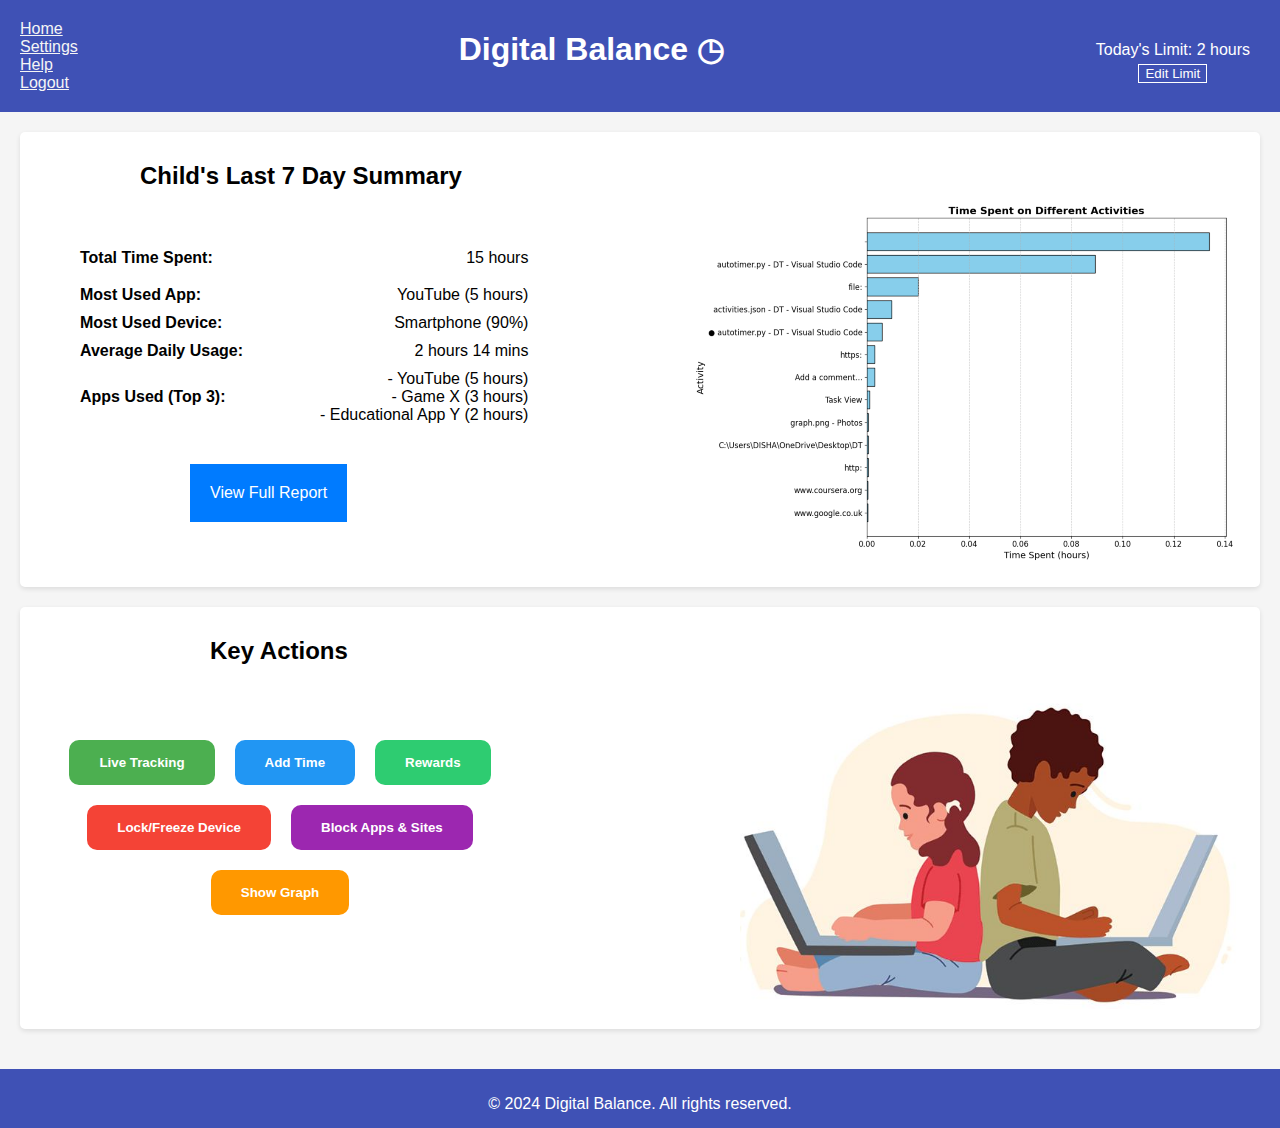
<file: index.html>
<!DOCTYPE html>
<html lang="en">

    <head>
        <meta charset="UTF-8">
        <meta name="viewport" content="width=device-width, initial-scale=1.0">
        <title>Digital Balance</title>
        <link rel="stylesheet" href="style.css">
    </head>

    <body>
        <header>
            <nav>
                <ul>
                    <li><a href="C:\\Users\\DISHA\\OneDrive\\Desktop\\DT\\index.html" style="color: #f5f5f5">Home</a>
                    </li>
                    <li><a href="#" style="color: #f5f5f5">Settings</a></li>
                    <li><a href="#" style="color: #f5f5f5">Help</a></li>
                    <li><a href="C:\\Users\\DISHA\\OneDrive\\Desktop\\DT\\login.html" style="color: #f5f5f5">Logout</a>
                    </li>
                </ul>
            </nav>
            <h1>Digital Balance &#9719;</h1>
            <div class="today-limit">
                <p>Today's Limit: 2 hours</p>
                <button type="button">Edit Limit</button>
            </div>
        </header>
        <main>
            <section id="summary">
                <h2>Child's Last 7 Day Summary</h2>
                <div class="summary-wrapper">
                    <ul class="summary-details">
                        <li>
                            <br><br>
                            <span class="detail-label">Total Time Spent:</span>
                            <span class="detail-value">15 hours</span>
                        </li>
                        <li>
                            <span class="detail-label">Most Used App:</span>
                            <span class="detail-value">YouTube (5 hours)</span>
                        </li>
                        <li>
                            <span class="detail-label">Most Used Device:</span>
                            <span class="detail-value">Smartphone (90%)</span>
                        </li>
                        <li>
                            <span class="detail-label">Average Daily Usage:</span>
                            <span class="detail-value">2 hours 14 mins</span>
                        </li>
                        <li>
                            <span class="detail-label">Apps Used (Top 3):</span>
                            <span class="detail-value">
                                <span class="app-list">
                                    - YouTube (5 hours)<br>
                                    - Game X (3 hours)<br>
                                    - Educational App Y (2 hours)
                                </span>
                            </span>
                        </li>
                        <a href="report.html"><button class="full-report-btn">View Full Report</button></a>
                    </ul>
                    <img src="graph.png" alt="Time Spent Chart" class="time-chart">
                </div>
            </section>


            <section id="actions">
                <h2>Key Actions</h2>
                <div class="action-content">
                    <div class="action-buttons">
                        <button class="action-btn start" onclick="redirectToTrack()">Live Tracking</button>
                        <button class="action-btn add-time">Add Time</button>
                        <button class="action-btn reward" onclick="redirectToRewards()"
                            href="rewards.html">Rewards</button>
                        <button class="action-btn lock-freeze">Lock/Freeze Device</button>
                        <button class="action-btn block" onclick="redirectToBlock()">Block Apps & Sites</button>
                        <button class="action-btn graph" onclick="redirectToGraph()">Show Graph</button>
                    </div>
                    <img src="kids.jpeg" alt="Kids" class="kids-image">
                </div>
            </section>
        </main>
        <footer>
            <p>&copy; 2024 Digital Balance. All rights reserved.</p>
        </footer>
        <script>
            var editLimitButton = document.querySelector('button[type="button"]');
            var addTimeButton = document.querySelector('.action-btn.add-time');
            editLimitButton.addEventListener('click', function () {
                var newLimit = prompt('Enter the new limit (in hours):');

                if (newLimit !== null && !isNaN(newLimit) && newLimit !== '') {
                    document.querySelector('.today-limit p').textContent = "Today's Limit: " + newLimit + " hours";
                } else {
                    alert('Invalid input. Please enter a valid number.');
                }
            });
            addTimeButton.addEventListener('click', function () {
                editLimitButton.click();
            });

            function redirectToRewards() {
                window.location.href = 'rewards.html';
            }

            function redirectToGraph() {
                //window.location.href = 'http://127.0.0.1:5000/';
                window.scrollTo(0, 0); // Scroll to the top of the page
            }

            function redirectToBlock() {
                window.location.href = 'block.html';
            }

            function redirectToTrack() {
                window.location.href = 'http://127.0.0.1:8000/track';
            }

            // WebSocket connection for live tracking updates
            var socket = new WebSocket('ws://127.0.0.1:8000/live_tracking');

            socket.onmessage = function (event) {
                // Update the page with live tracking information
                var liveTrackingInfo = event.data;
                console.log('Live Tracking Info:', liveTrackingInfo);
                // Update your HTML elements with liveTrackingInfo
                document.getElementById('output').innerHTML += liveTrackingInfo + '<br>';
                document.getElementById('output').scrollTop = document.getElementById('output').scrollHeight;
            };

        </script>
    </body>

</html>
</file>
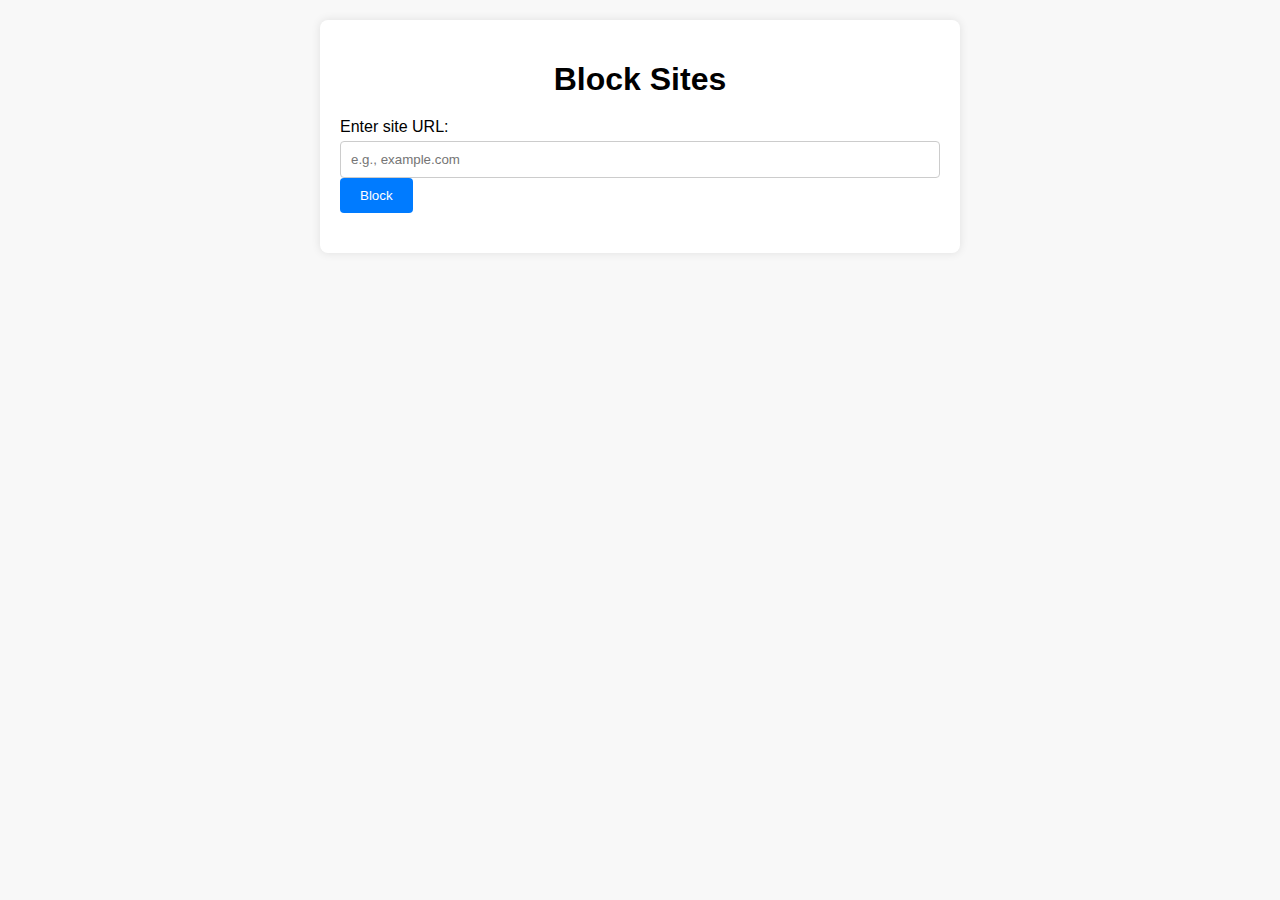
<file: block.html>
<!DOCTYPE html>
<html lang="en">

    <head>
        <meta charset="UTF-8">
        <meta name="viewport" content="width=device-width, initial-scale=1.0">
        <title>Block Sites</title>
        <style>
            body {
                font-family: Arial, sans-serif;
                margin: 0;
                padding: 0;
                background-color: #f8f8f8;
            }

            .container {
                max-width: 600px;
                margin: 20px auto;
                padding: 20px;
                background-color: #fff;
                border-radius: 8px;
                box-shadow: 0 0 10px rgba(0, 0, 0, 0.1);
            }

            h1 {
                text-align: center;
                margin-bottom: 20px;
            }

            .input-group {
                margin-bottom: 20px;
            }

            .input-group label {
                display: block;
                margin-bottom: 5px;
            }

            .input-group input {
                width: 100%;
                padding: 10px;
                border: 1px solid #ccc;
                border-radius: 4px;
                box-sizing: border-box;
            }

            .input-group button {
                padding: 10px 20px;
                background-color: #007bff;
                color: #fff;
                border: none;
                border-radius: 4px;
                cursor: pointer;
            }

            .input-group button:hover {
                background-color: #0056b3;
            }

            #blocked-sites {
                margin-top: 20px;
            }

            #blocked-sites li {
                margin-bottom: 10px;
            }

            #blocked-sites li button {
                padding: 5px 10px;
                background-color: #dc3545;
                color: #fff;
                border: none;
                border-radius: 4px;
                cursor: pointer;
            }

            #blocked-sites li button:hover {
                background-color: #bd2130;
            }
        </style>
    </head>

    <body>
        <div class="container">
            <h1>Block Sites</h1>
            <div class="input-group">
                <label for="site-url">Enter site URL:</label>
                <input type="text" id="site-url" placeholder="e.g., example.com">
                <button onclick="blockSite()">Block</button>
            </div>
            <ul id="blocked-sites">
                <!-- Blocked sites will be listed here dynamically -->
            </ul>
        </div>

        <script>
            function blockSite() {
                var siteUrlInput = document.getElementById('site-url');
                var siteUrl = siteUrlInput.value.trim();

                if (siteUrl !== '') {
                    // Add the blocked site to the list
                    var blockedSitesList = document.getElementById('blocked-sites');
                    var listItem = document.createElement('li');
                    listItem.innerHTML = siteUrl + ' <button onclick="unblockSite(this)">Unblock</button>';
                    blockedSitesList.appendChild(listItem);

                    // Clear the input field
                    siteUrlInput.value = '';
                } else {
                    alert('Please enter a valid site URL.');
                }
            }

            function unblockSite(button) {
                // Remove the blocked site from the list
                var listItem = button.parentElement;
                listItem.remove();
            }
        </script>
    </body>

</html>
</file>
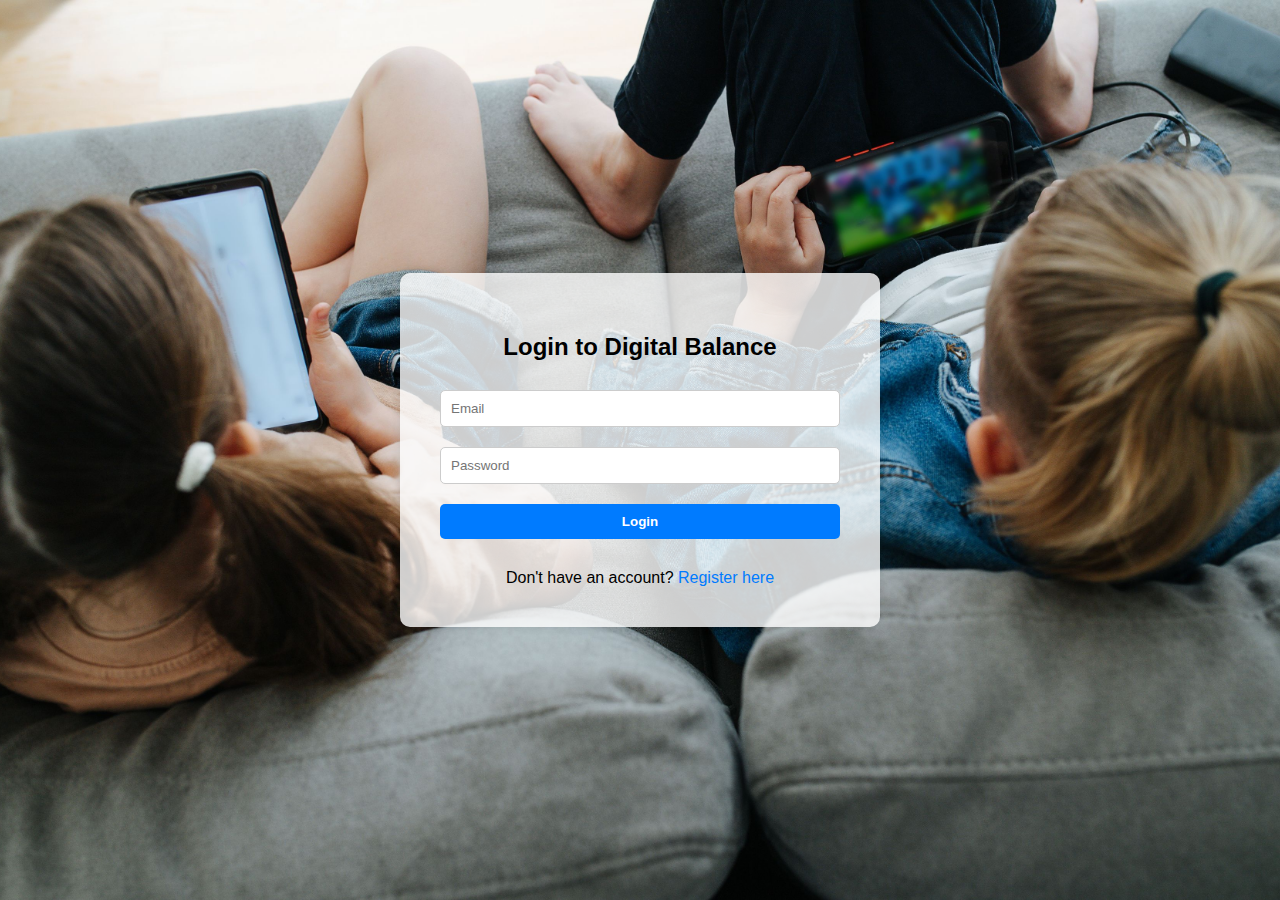
<file: login.html>
<!DOCTYPE html>
<html lang="en">

    <head>
        <meta charset="UTF-8">
        <meta name="viewport" content="width=device-width, initial-scale=1.0">
        <title>Digital Balance - Login</title>
        <style>
            /* Global Styles */
            body {
                margin: 0;
                padding: 0;
                font-family: Arial, sans-serif;
                background-image: url('bg2.jpg');
                /* Replace 'bg2.jpg' with your background image */
                background-size: cover;
                background-position: center;
                height: 100vh;
                display: flex;
                justify-content: center;
                align-items: center;
            }

            .container {
                width: 400px;
                padding: 40px;
                background-color: rgba(255, 255, 255, 0.8);
                /* Transparent background */
                border-radius: 10px;
                box-shadow: 0 0 10px rgba(0, 0, 0, 0.1);
            }

            h2 {
                text-align: center;
            }

            input[type="text"],
            input[type="password"] {
                width: 100%;
                padding: 10px;
                margin: 10px 0;
                border: 1px solid #ccc;
                border-radius: 5px;
                box-sizing: border-box;
            }

            button {
                width: 100%;
                padding: 10px;
                margin: 10px 0;
                border: none;
                border-radius: 5px;
                background-color: #007bff;
                color: #fff;
                font-weight: bold;
                cursor: pointer;
            }

            button:hover {
                background-color: #0056b3;
            }

            .register-link {
                text-align: center;
                margin-top: 20px;
            }

            .register-link a {
                color: #007bff;
                text-decoration: none;
            }

            .register-link a:hover {
                text-decoration: underline;
            }
        </style>
    </head>

    <body>

        <div class="container">
            <h2>Login to Digital Balance</h2>
            <form>
                <input type="text" placeholder="Email">
                <input type="password" placeholder="Password">
                <a href="index.html"><button type="button">Login</button></a>
            </form>
            <div class="register-link">
                Don't have an account? <a href="C:\Users\DISHA\OneDrive\Desktop\DT\register.html">Register here</a>
            </div>
        </div>

    </body>

</html>
</file>
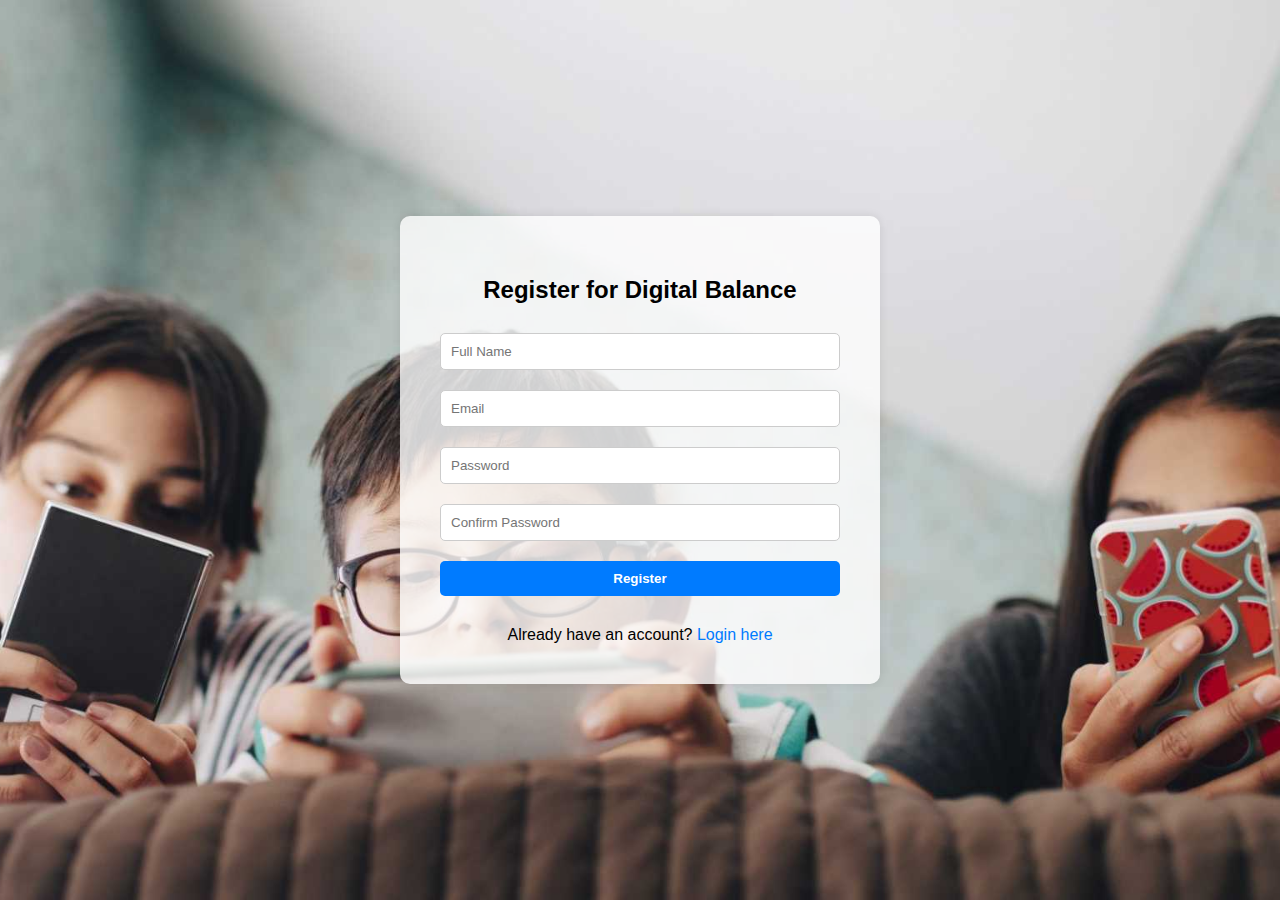
<file: register.html>
<!DOCTYPE html>
<html lang="en">

    <head>
        <meta charset="UTF-8">
        <meta name="viewport" content="width=device-width, initial-scale=1.0">
        <title>Digital Balance - Registration</title>
        <style>
            /* Global Styles */
            body {
                margin: 0;
                padding: 0;
                font-family: Arial, sans-serif;
                background-image: url('bg.jpg');
                /* Replace 'bg.jpg' with your background image */
                background-size: cover;
                background-position: center;
                height: 100vh;
                display: flex;
                justify-content: center;
                align-items: center;
            }

            .container {
                width: 400px;
                padding: 40px;
                background-color: rgba(255, 255, 255, 0.8);
                /* Transparent background */
                border-radius: 10px;
                box-shadow: 0 0 10px rgba(0, 0, 0, 0.1);
            }

            h2 {
                text-align: center;
            }

            input[type="text"],
            input[type="password"] {
                width: 100%;
                padding: 10px;
                margin: 10px 0;
                border: 1px solid #ccc;
                border-radius: 5px;
                box-sizing: border-box;
            }

            button {
                width: 100%;
                padding: 10px;
                margin: 10px 0;
                border: none;
                border-radius: 5px;
                background-color: #007bff;
                color: #fff;
                font-weight: bold;
                cursor: pointer;
            }

            button:hover {
                background-color: #0056b3;
            }

            .login-link {
                text-align: center;
                margin-top: 20px;
            }

            .login-link a {
                color: #007bff;
                text-decoration: none;
            }

            .login-link a:hover {
                text-decoration: underline;
            }
        </style>
    </head>

    <body>

        <div class="container">
            <h2>Register for Digital Balance</h2>
            <form>
                <input type="text" placeholder="Full Name">
                <input type="text" placeholder="Email">
                <input type="password" placeholder="Password">
                <input type="password" placeholder="Confirm Password">
                <a href="login.html"><button type="button">Register</button></a>
            </form>
            <div class="login-link">
                Already have an account? <a href="C:\Users\DISHA\OneDrive\Desktop\DT\login.html">Login here</a>
            </div>
        </div>

    </body>

</html>
</file>
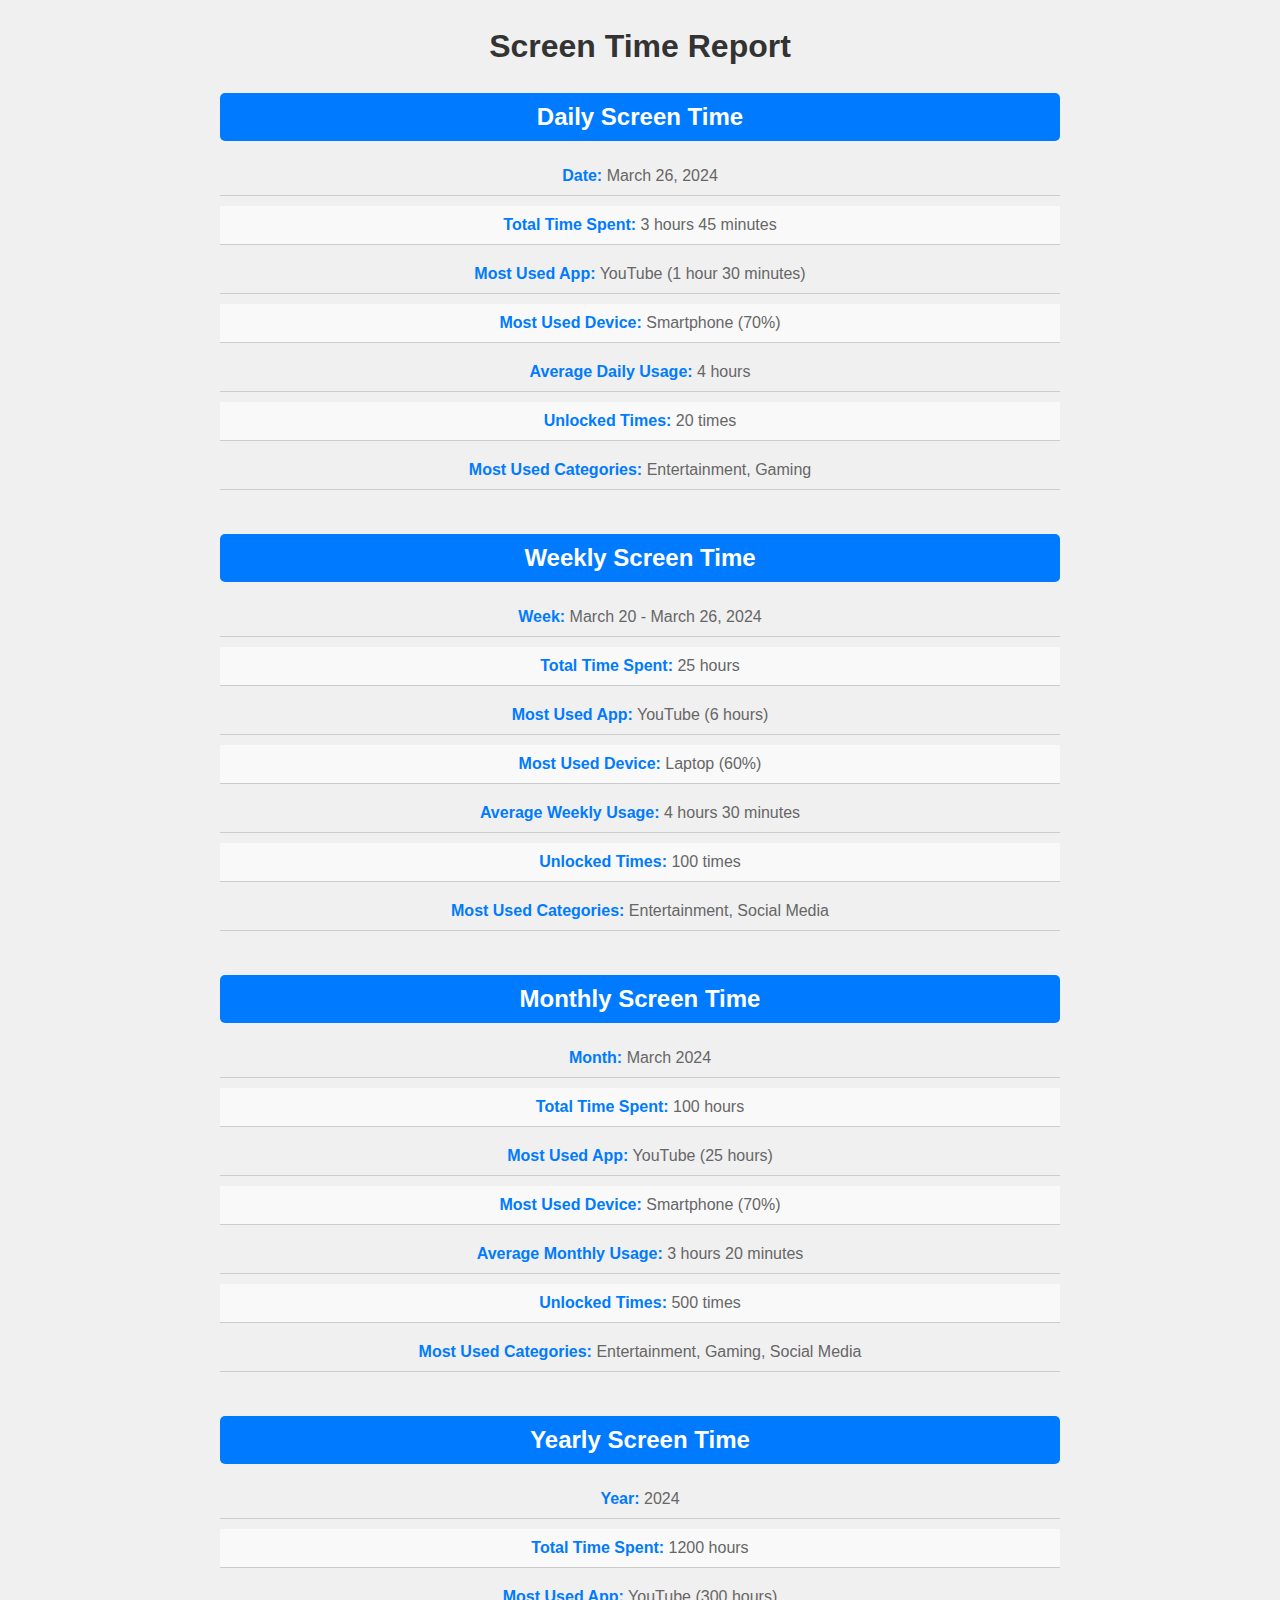
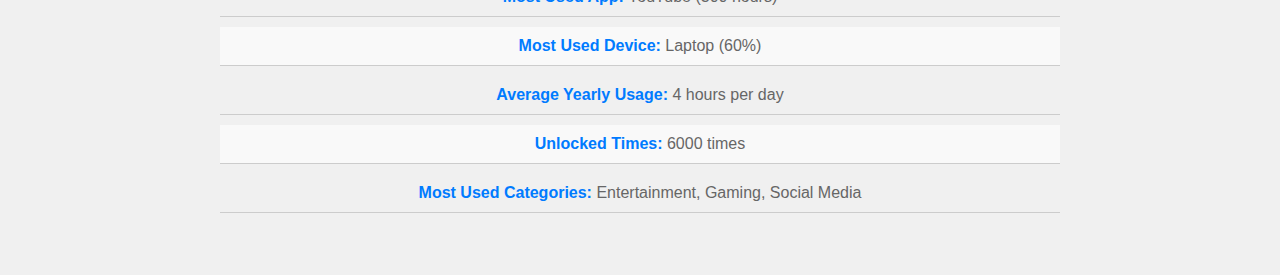
<file: report.html>
<!DOCTYPE html>
<html lang="en">

    <head>
        <meta charset="UTF-8">
        <meta name="viewport" content="width=device-width, initial-scale=1.0">
        <title>Screen Time Report</title>
        <style>
            body {
                font-family: Arial, sans-serif;
                background-color: #f0f0f0;
                margin-left: 200px;
                margin-right: 200px;
                padding: 20px;
            }

            h1 {
                text-align: center;
                color: #333;
                margin: 0px;
            }

            h2 {
                text-align: center;
                color: #333;
            }

            ul {
                list-style: none;
                padding: 0;
                text-align: center;
            }

            li {
                margin-bottom: 10px;
                color: #666;
            }

            li strong {
                color: #333;
            }

            .container {
                max-width: 800px;
                margin: 20px auto;
                padding: 20px;
                background-color: #fff;
                border-radius: 10px;
                box-shadow: 0 0 10px rgba(0, 0, 0, 0.1);
            }

            .container>h1 {
                margin-bottom: 30px;
            }

            .container>h2 {
                margin-top: 30px;
            }

            .container>ul {
                padding-left: 20px;
            }

            .container>ul>ul {
                padding-left: 40px;
            }

            .note {
                color: #888;
                font-style: italic;
            }

            h2 {
                background-color: #007bff;
                color: #fff;
                padding: 10px;
                border-radius: 5px;
                margin: 10px 0;
            }

            li {
                border-bottom: 1px solid #ccc;
                padding: 10px 0;
            }

            li:nth-child(even) {
                background-color: #f9f9f9;
            }

            li strong {
                color: #007bff;
            }

            .container {
                padding: 30px;
            }
        </style>
    </head>

    <body>

        <h1>Screen Time Report</h1>
        <br>
        <h2>Daily Screen Time</h2>
        <ul>
            <li><strong>Date:</strong> March 26, 2024</li>
            <li><strong>Total Time Spent:</strong> 3 hours 45 minutes</li>
            <li><strong>Most Used App:</strong> YouTube (1 hour 30 minutes)</li>
            <li><strong>Most Used Device:</strong> Smartphone (70%)</li>
            <li><strong>Average Daily Usage:</strong> 4 hours</li>
            <li><strong>Unlocked Times:</strong> 20 times</li>
            <li><strong>Most Used Categories:</strong> Entertainment, Gaming</li>
        </ul>
        <br>
        <h2>Weekly Screen Time</h2>
        <ul>
            <li><strong>Week:</strong> March 20 - March 26, 2024</li>
            <li><strong>Total Time Spent:</strong> 25 hours</li>
            <li><strong>Most Used App:</strong> YouTube (6 hours)</li>
            <li><strong>Most Used Device:</strong> Laptop (60%)</li>
            <li><strong>Average Weekly Usage:</strong> 4 hours 30 minutes</li>
            </li>
            <li><strong>Unlocked Times:</strong> 100 times</li>
            <li><strong>Most Used Categories:</strong> Entertainment, Social Media</li>
        </ul>
        <br>
        <h2>Monthly Screen Time</h2>
        <ul>
            <li><strong>Month:</strong> March 2024</li>
            <li><strong>Total Time Spent:</strong> 100 hours</li>
            <li><strong>Most Used App:</strong> YouTube (25 hours)</li>
            <li><strong>Most Used Device:</strong> Smartphone (70%)</li>
            <li><strong>Average Monthly Usage:</strong> 3 hours 20 minutes</li>
            <li><strong>Unlocked Times:</strong> 500 times</li>
            <li><strong>Most Used Categories:</strong> Entertainment, Gaming, Social Media</li>
        </ul>
        <br>
        <h2>Yearly Screen Time</h2>
        <ul>
            <li><strong>Year:</strong> 2024</li>
            <li><strong>Total Time Spent:</strong> 1200 hours</li>
            <li><strong>Most Used App:</strong> YouTube (300 hours)</li>
            <li><strong>Most Used Device:</strong> Laptop (60%)</li>
            <li><strong>Average Yearly Usage:</strong> 4 hours per day</li>
            <li><strong>Unlocked Times:</strong> 6000 times</li>
            <li><strong>Most Used Categories:</strong> Entertainment, Gaming, Social Media</li>
        </ul>
        <br>
    </body>

</html>
</file>
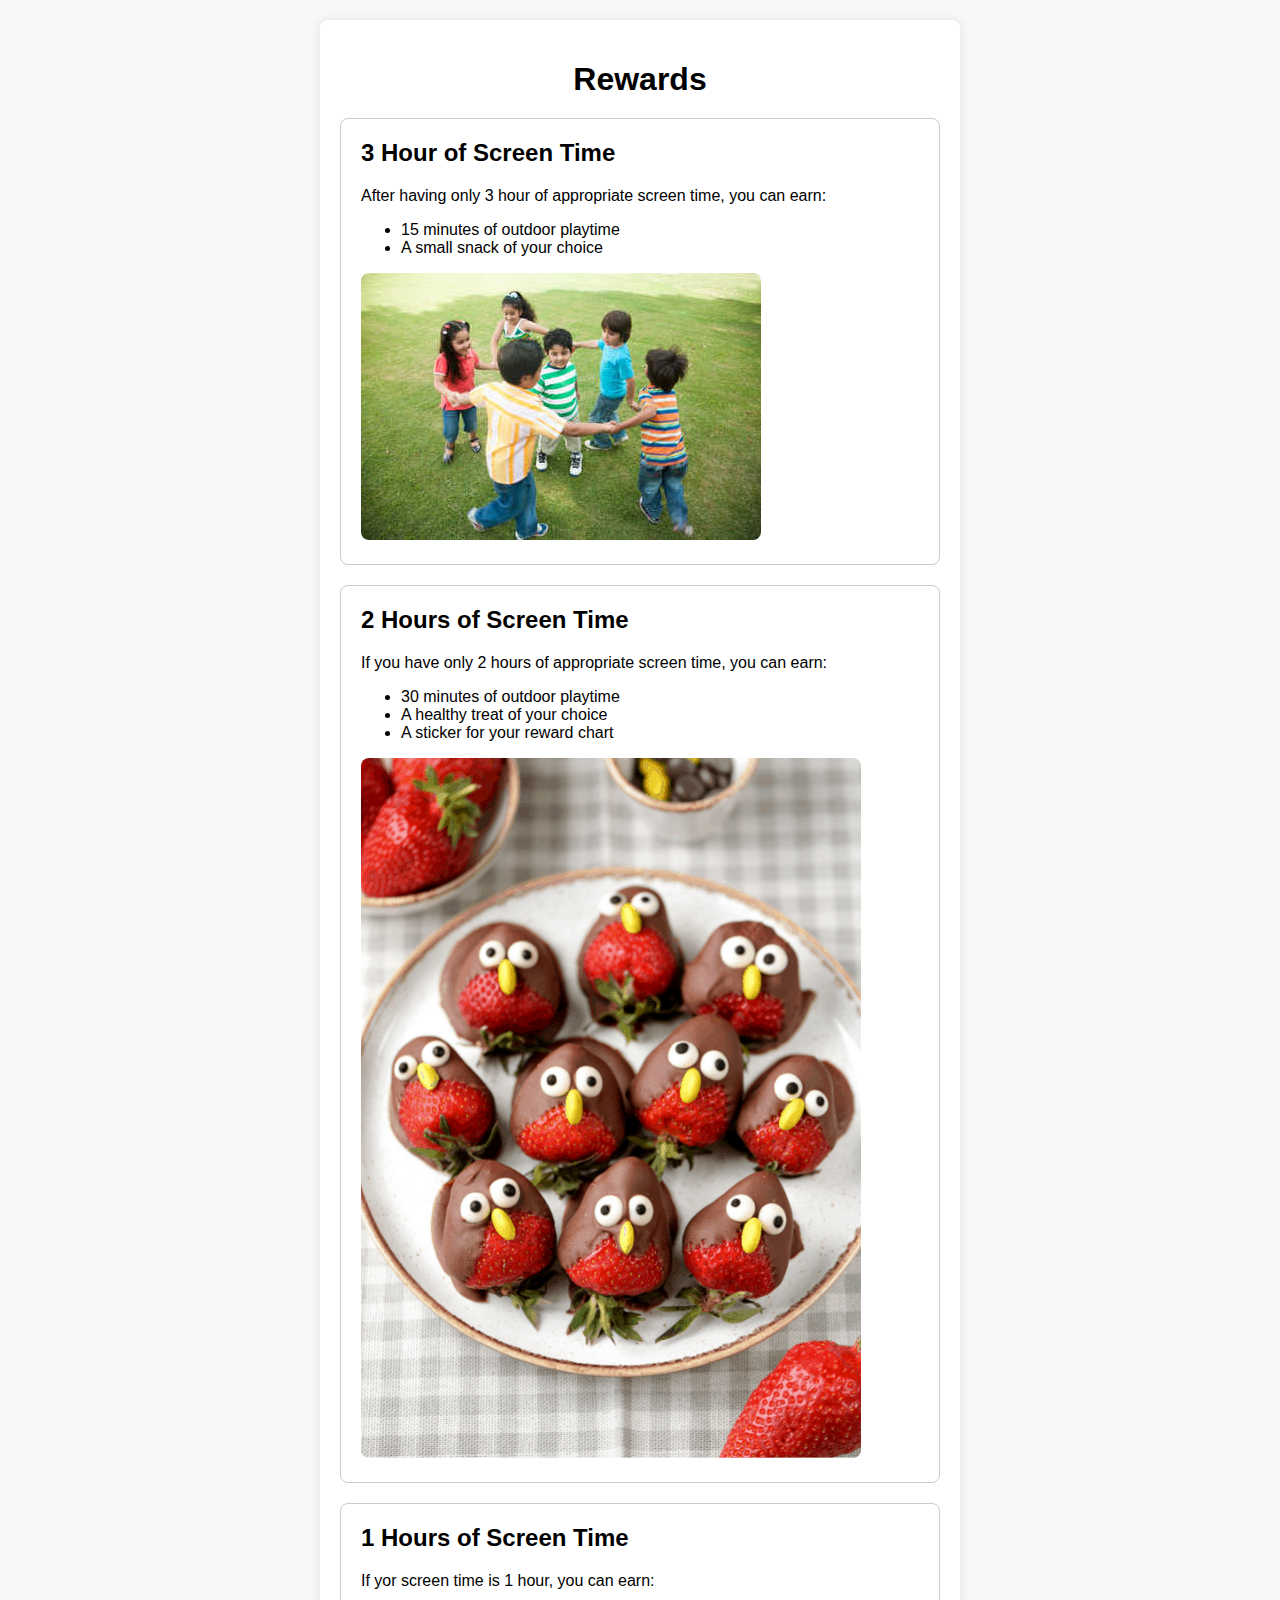
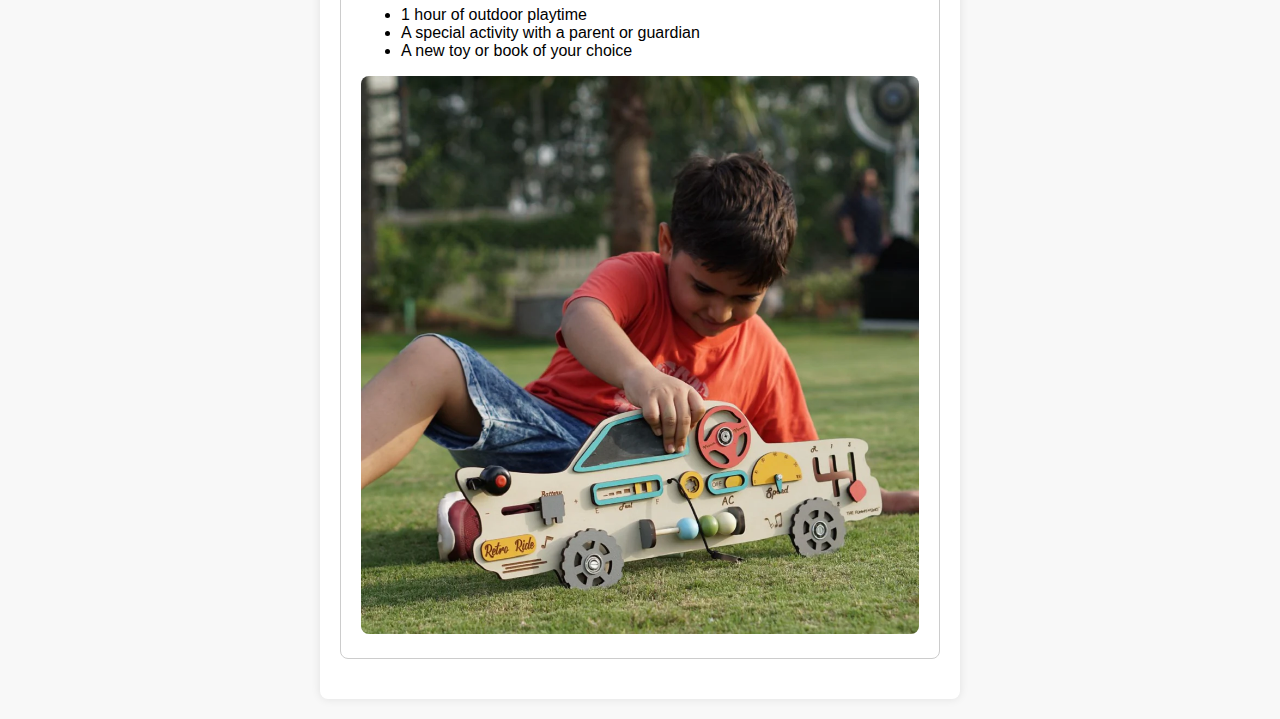
<file: rewards.html>
<!DOCTYPE html>
<html lang="en">

    <head>
        <meta charset="UTF-8">
        <meta name="viewport" content="width=device-width, initial-scale=1.0">
        <title>Rewards</title>
        <style>
            body {
                font-family: Arial, sans-serif;
                margin: 0;
                padding: 0;
                background-color: #f8f8f8;
            }

            .container {
                max-width: 600px;
                margin: 20px auto;
                padding: 20px;
                background-color: #fff;
                border-radius: 8px;
                box-shadow: 0 0 10px rgba(0, 0, 0, 0.1);
            }

            h1 {
                text-align: center;
                margin-bottom: 20px;
            }

            .reward {
                padding: 20px;
                background-color: #fff;
                border: 1px solid #ccc;
                border-radius: 8px;
                margin-bottom: 20px;
            }

            .reward h2 {
                margin-top: 0;
            }

            .reward p {
                margin: 0;
            }

            .reward img {
                max-width: 100%;
                border-radius: 8px;
            }
        </style>
    </head>

    <body>
        <div class="container">
            <h1>Rewards</h1>
            <div class="reward">
                <h2>3 Hour of Screen Time</h2>
                <p>After having only 3 hour of appropriate screen time, you can earn:</p>
                <ul>
                    <li>15 minutes of outdoor playtime</li>
                    <li>A small snack of your choice</li>
                </ul>
                <img src="play.jpg" alt="Outdoor Playtime">
            </div>
            <div class="reward">
                <h2>2 Hours of Screen Time</h2>
                <p>If you have only 2 hours of appropriate screen time, you can earn:</p>
                <ul>
                    <li>30 minutes of outdoor playtime</li>
                    <li>A healthy treat of your choice</li>
                    <li>A sticker for your reward chart</li>
                </ul>
                <img src="treat.png" alt="Healthy Treat">
            </div>
            <div class="reward">
                <h2>1 Hours of Screen Time</h2>
                <p>If yor screen time is 1 hour, you can earn:</p>
                <ul>
                    <li>1 hour of outdoor playtime</li>
                    <li>A special activity with a parent or guardian</li>
                    <li>A new toy or book of your choice</li>
                </ul>
                <img src="toy.png" alt="Special Activity">
            </div>
        </div>
    </body>

</html>
</file>
<file: style.css>
/* Basic styles */
body {
    font-family: Arial, sans-serif;
    font-size: 16px;
    background-color: #f5f5f5;
    margin: 0;
}

h1,
h2,
h3 {
    margin: 10px 0;
}

p {
    margin-bottom: 5px;
}

/* Header */
header {
    background-color: #3f51b5;
    color: white;
    padding: 20px;
    display: flex;
    justify-content: space-between;
}

nav {
    display: flex;
}

nav ul {
    list-style: none;
    padding: 0;
    margin: 0;
}

nav li {
    margin-right: 20px;
    color: #f5f5f5;
}

.today-limit {
    background-color: #3f51b5;
    padding: 5px 10px;
    text-align: center;
    /*display: flex;*/
    justify-content: space-between;
    /*align-items: center;*/
}

.today-limit button {
    background-color: transparent;
    border: 1px solid white;
    color: white;
    /*padding: 5px 5px;*/
    cursor: pointer;
}

/* Main Content */
main {
    padding: 20px;
}

section {
    border-radius: 5px;
    background-color: #fff;
    box-shadow: 0 2px 5px rgba(0, 0, 0, 0.1);
    padding: 20px;
    margin-bottom: 20px;
}

/* Summary Section */
#summary {
    padding: 20px;
    border-radius: 5px;
    background-color: #fff;
    box-shadow: 0 2px 5px rgba(0, 0, 0, 0.1);
}

#summary h2 {
    margin-left: 100px;
    /*text-align: center;*/
}

#summary .summary-wrapper {
    display: flex;
    justify-content: space-between;
    align-items: flex-start;
}

#summary ul.summary-details {
    list-style: none;
    padding: 0;
    margin-left: 40px;
    margin-top: 40px;
}

#summary .summary-details li {
    margin-bottom: 10px;
    display: flex;
    align-items: center;
}

#summary .detail-label {
    font-weight: bold;
    width: 230px;
    margin-right: 10px;
}

#summary .detail-value {
    flex: 1;
    text-align: right;
}

#summary .detail-value img.time-chart {
    width: 100px;
    height: 100px;
}

.full-report-btn {
    padding: 20px 20px;
    border: none;
    align-items: center;
    margin-top: 30px;
    margin-left: 110px;
    background-color: #007bff;
    color: #fff;
    font-size: 16px;
    cursor: pointer;
    transition: background-color 0.3s ease;
    align-items: center;
}

.full-report-btn:hover {
    background-color: #0056b3;
}

/* Actions Section */
#actions {
    display: flex;
    flex-direction: column;
    align-items: flex-start;
    /* Align items to the start (left) */
    padding: 20px;
}

#actions h2 {
    margin-bottom: 15px;
    margin-left: 170px;
}

.action-content {
    display: flex;
    align-items: flex-start;
    /* Align items to the start (left) */
    justify-content: space-between;
    /* Space between image and buttons */
    width: 100%;
}

.kids-image {
    width: 500px;
    /* Adjust image width as needed */
    height: auto;
    /* Maintain aspect ratio */
}

.action-buttons {
    display: flex;
    flex-wrap: wrap;
    margin-top: 50px;
    justify-content: center;
    /*justify-content: space-between;*/
    /* Arrange buttons with space between */
    width: 40%;
    /* Adjust width as needed */
}

.action-btn {
    margin: 10px;
    padding: 15px 30px;
    /* Increase button padding */
    border: none;
    border-radius: 10px;
    /* Make button borders rounder */
    cursor: pointer;
    font-weight: bold;
    text-align: center;
}

/* Button Colors*/
.action-btn.start {
    background-color: #4CAF50;
    color: white;
}

.action-btn.add-time {
    background-color: #2196F3;
    color: white;
}

.action-btn.graph {
    background-color: #FF9800;
    color: white;
}

.action-btn.lock-freeze {
    background-color: #F44336;
    color: white;
}

.action-btn.block {
    background-color: #9C27B0;
    color: white;
}

.action-btn.reward {
    background-color: #2ECC71;
    color: white;
}

/* Footer */
footer {
    background-color: #3f51b5;
    color: white;
    padding: 10px;
    text-align: center;
}
</file>
